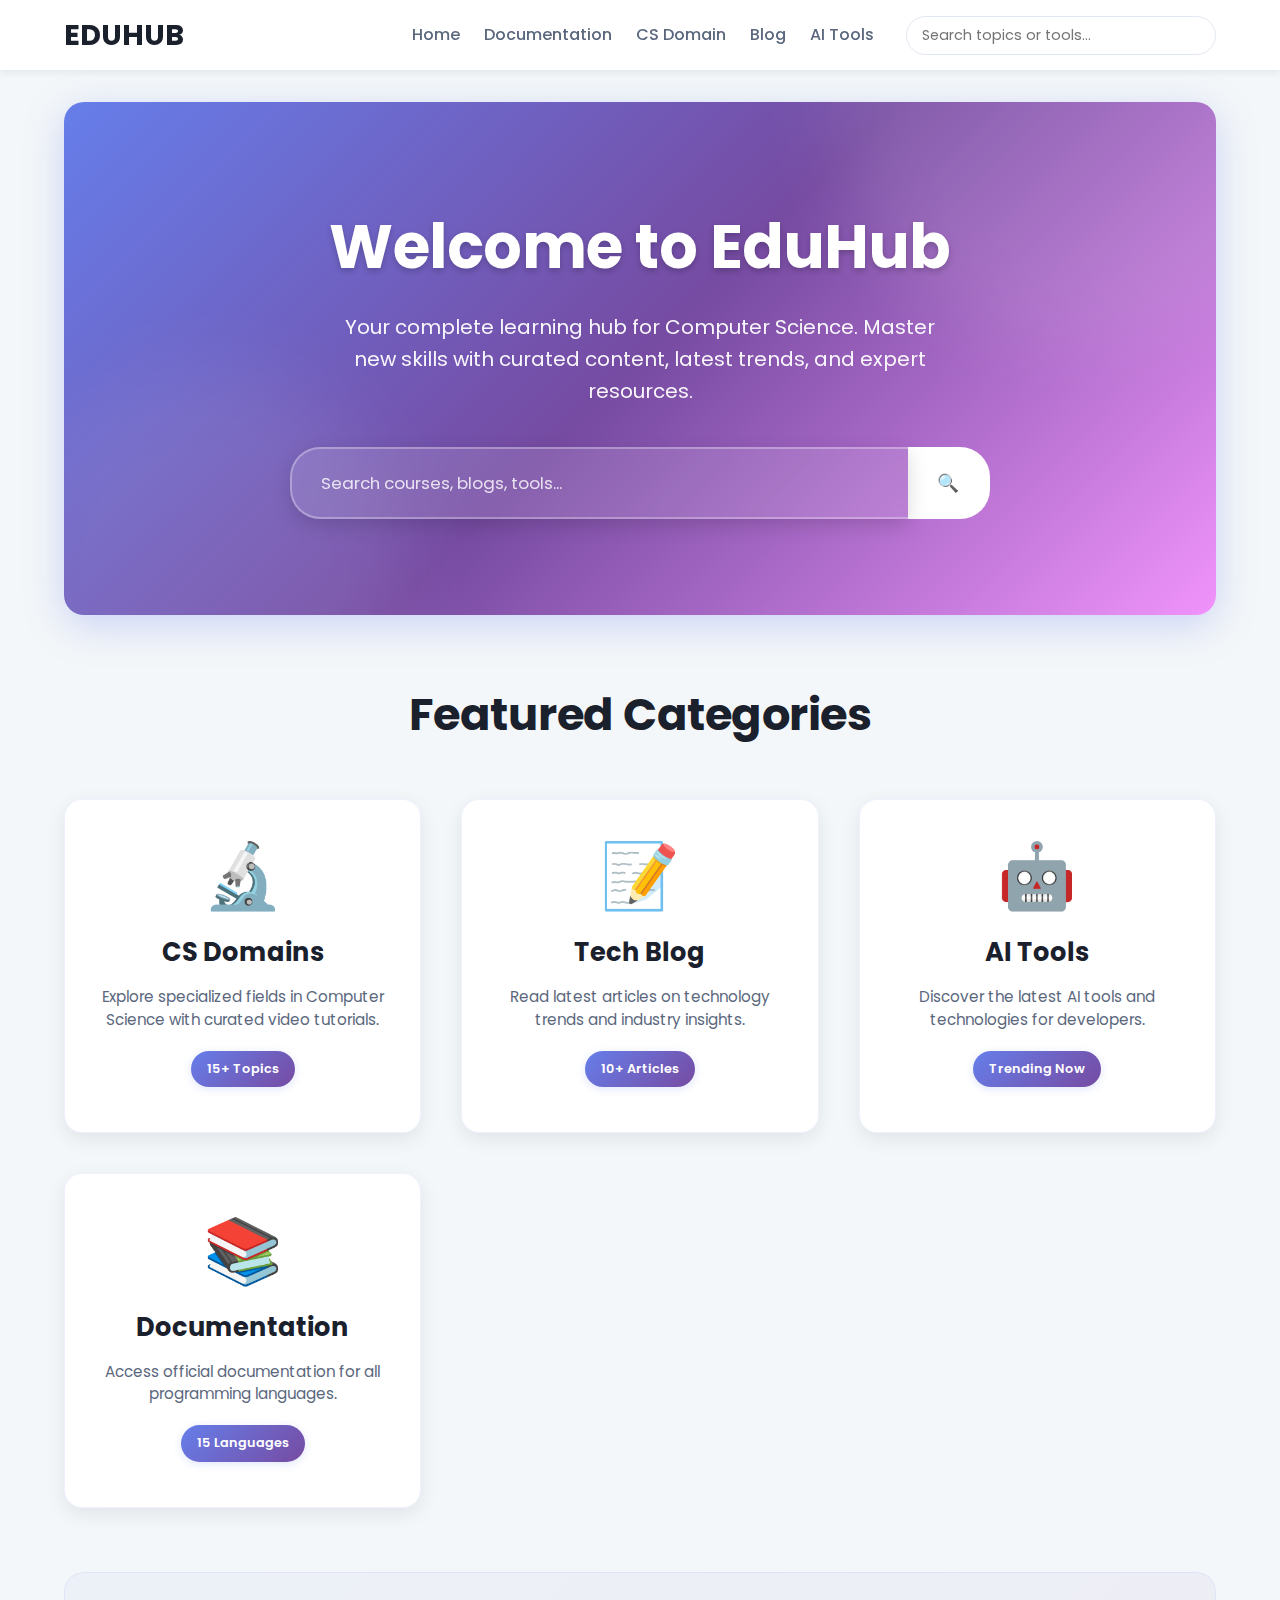
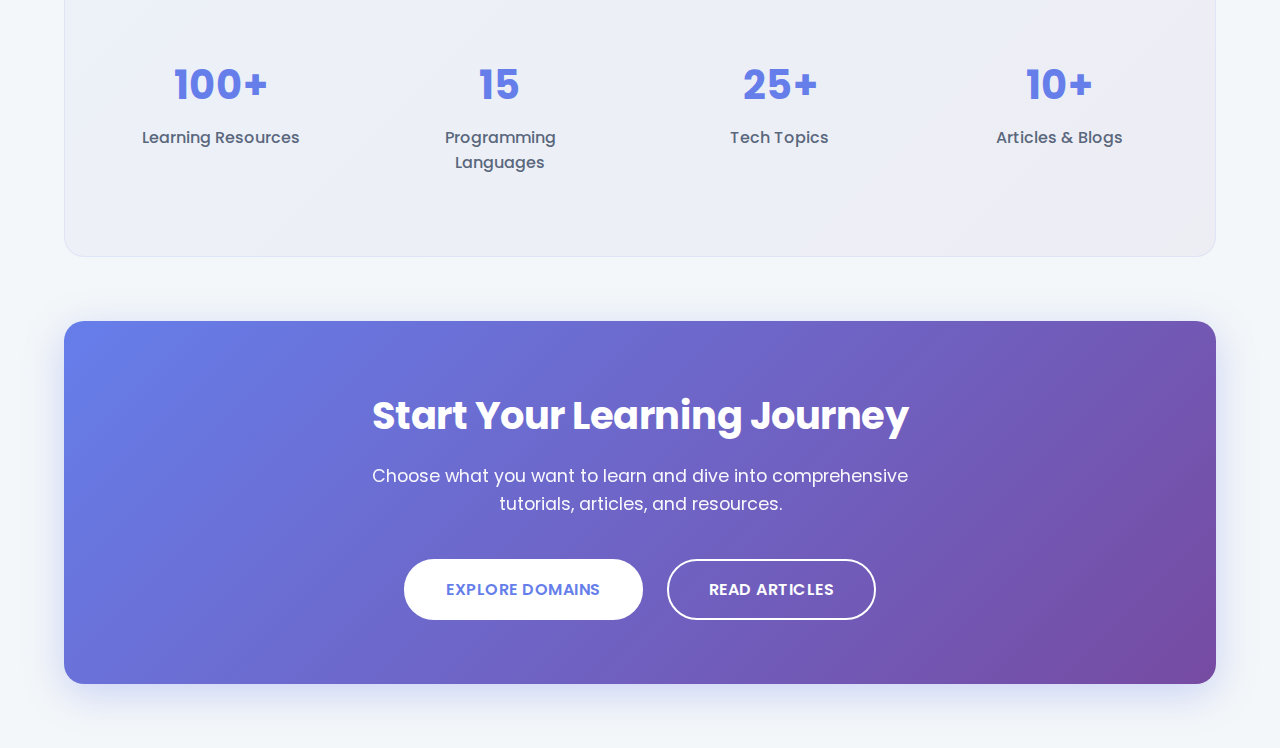
<file: index.html>
<!DOCTYPE html>
<html lang="en">
<head>
    <meta charset="UTF-8">
    <meta name="viewport" content="width=device-width, initial-scale=1.0">
    <title>EduHub - Your CS Study Companion</title>
    <link rel="stylesheet" href="style.css">
    <link rel="stylesheet" href="aittools.css">
    <link rel="stylesheet" href="docs.css">
    <link rel="stylesheet" href="domain.css">
    <link rel="stylesheet" href="blog.css">
    <link rel="preconnect" href="https://fonts.googleapis.com">
    <link rel="preconnect" href="https://fonts.gstatic.com" crossorigin>
    <link href="https://fonts.googleapis.com/css2?family=Poppins:wght@300;400;500;600;700&display=swap" rel="stylesheet">
</head>
<body>

    <header>
        <nav>
            <div class="nav-left">
                <a href="#" class="logo">EDUHUB</a>
            </div>
            <div class="nav-menu">
                <ul class="nav-links">
                    <li><a href="#" data-category="home" class="nav-link">Home</a></li>
                    <li><a href="#" data-category="documentation" class="nav-link">Documentation</a></li>
                    <li><a href="#" data-category="cs_domain" class="nav-link">CS Domain</a></li>
                    <li><a href="#" data-category="blog" class="nav-link">Blog</a></li>
                    <li><a href="#" data-category="tools" class="nav-link">AI Tools</a></li>
</ul>
                <div class="search-container">
                    <input type="text" id="searchInput" placeholder="Search topics or tools...">
                </div>
            </div>
            <div class="burger">
                <div class="line1"></div>
                <div class="line2"></div>
                <div class="line3"></div>
            </div>
        </nav>
    </header>

    <main>
        <div id="home-page" class="home-page">
            <div class="hero">
                <div class="hero-content">
                    <h1>Welcome to EduHub</h1>
                    <p>Your complete learning hub for Computer Science. Master new skills with curated content, latest trends, and expert resources.</p>
                    <div class="search-container-hero">
                        <input type="text" id="searchInputHero" placeholder="Search courses, blogs, tools...">
                        <button class="search-btn">
                            <span>🔍</span>
                        </button>
                    </div>
                </div>
            </div>

            <div class="featured-categories">
                <h2>Featured Categories</h2>
                <div class="category-grid">
                    <div class="category-card" data-category="cs_domain">
                        <div class="category-icon">🔬</div>
                        <h3>CS Domains</h3>
                        <p>Explore specialized fields in Computer Science with curated video tutorials.</p>
                        <span class="card-badge">15+ Topics</span>
                    </div>
                    <div class="category-card" data-category="blog">
                        <div class="category-icon">📝</div>
                        <h3>Tech Blog</h3>
                        <p>Read latest articles on technology trends and industry insights.</p>
                        <span class="card-badge">10+ Articles</span>
                    </div>
                    <div class="category-card" data-category="tools">
                        <div class="category-icon">🤖</div>
                        <h3>AI Tools</h3>
                        <p>Discover the latest AI tools and technologies for developers.</p>
                        <span class="card-badge">Trending Now</span>
                    </div>
                    
                    <div class="category-card" data-category="documentation">
                        <div class="category-icon">📚</div>
                        <h3>Documentation</h3>
                        <p>Access official documentation for all programming languages.</p>
                        <span class="card-badge">15 Languages</span>
                    </div>
                </div>
            </div>

            <div class="quick-stats">
                <div class="stat-item">
                    <h4>100+</h4>
                    <p>Learning Resources</p>
                </div>
                <div class="stat-item">
                    <h4>15</h4>
                    <p>Programming Languages</p>
                </div>
                <div class="stat-item">
                    <h4>25+</h4>
                    <p>Tech Topics</p>
                </div>
                <div class="stat-item">
                    <h4>10+</h4>
                    <p>Articles & Blogs</p>
                </div>
            </div>

            <div class="cta-section">
                <h2>Start Your Learning Journey</h2>
                <p>Choose what you want to learn and dive into comprehensive tutorials, articles, and resources.</p>
                <div class="cta-buttons">
                    <button class="cta-btn primary" data-category="cs_domain">Explore Domains</button>
                    <button class="cta-btn secondary" data-category="blog">Read Articles</button>
                </div>
            </div>
        </div>
        <!-- Documentation Section - Loaded from docs.html -->
        <div id="documentation-page" class="documentation-page" style="display: none;">
            
            <div class="language-tabs-wrapper">
                <button class="scroll-button scroll-left" id="scrollLeft" style="display: none;">
                    <span>&#10094;</span>
                </button>
                <div class="language-tabs" id="languageTabsContainer">
                    <button class="language-tab active" data-language="html">HTML</button>
                    <button class="language-tab" data-language="css">CSS</button>
                    <button class="language-tab" data-language="javascript">JavaScript</button>
                    <button class="language-tab" data-language="typescript">TypeScript</button>
                    <button class="language-tab" data-language="php">PHP</button>
                    <button class="language-tab" data-language="python">Python</button>
                    <button class="language-tab" data-language="java">Java</button>
                    <button class="language-tab" data-language="c">C</button>
                    <button class="language-tab" data-language="cpp">C++</button>
                    <button class="language-tab" data-language="csharp">C#</button>
                    <button class="language-tab" data-language="kotlin">Kotlin</button>
                    <button class="language-tab" data-language="swift">Swift</button>
                    <button class="language-tab" data-language="go">Go</button>
                    <button class="language-tab" data-language="rust">Rust</button>
                    <button class="language-tab" data-language="ruby">Ruby</button>
                </div>
                <button class="scroll-button scroll-right" id="scrollRight" style="display: none;">
                    <span>&#10095;</span>
                </button>
            </div>

            <div class="docs-resources">
                <!-- Resources will be dynamically loaded here -->
            </div>
        </div>

        <!-- CS Domain Section -->
        <div id="cs-domain-page" class="cs-domain-page" style="display: none;">
            <div class="domain-tabs-wrapper">
                <button class="scroll-button scroll-left-domain" id="scrollLeftDomain" style="display: none;">
                    <span>&#10094;</span>
                </button>
                <div class="domain-tabs" id="domainTabsContainer">
                    <!-- Tabs will be dynamically generated here -->
                </div>
                <button class="scroll-button scroll-right-domain" id="scrollRightDomain" style="display: none;">
                    <span>&#10095;</span>
                </button>
            </div>

            <div class="domain-videos-grid">
                <!-- Video cards will be dynamically loaded here -->
            </div>
        </div>

        <!-- Blog Section -->
        <div id="blog-page" class="blog-page" style="display: none;">
            <div class="blog-articles-grid">
                <!-- Blog articles will be dynamically loaded here -->
            </div>
        </div>

        

        <div id="content-grid" class="content-grid" style="display: none;">
            <!-- All resource cards will be dynamically inserted here by JavaScript -->
        </div>
    </main>
    <script src="aittools.js"></script>
    <script src="docs.js"></script>
    <script src="domain.js"></script>
    <script src="blog.js"></script>
    <script src="script.js"></script>
</body>
</html>
</file>
<file: style.css>
/* --- Global Styles & Variables --- */
:root {
    --primary-color: #4a90e2;
    --background-color: #f4f7f9;
    --card-background: #ffffff;
    --text-color: #333333;
    --heading-color: #1a202c;
    --subtle-text: #5a677d;
    --border-color: #e2e8f0;
    --shadow: 0 4px 6px rgba(0, 0, 0, 0.05);
    --shadow-hover: 0 7px 14px rgba(0, 0, 0, 0.07);
}

* {
    margin: 0;
    padding: 0;
    box-sizing: border-box;
}

body {
    font-family: 'Poppins', sans-serif;
    background-color: var(--background-color);
    color: var(--text-color);
    line-height: 1.6;
}

a {
    text-decoration: none;
    color: var(--primary-color);
    transition: color 0.3s ease;
}

a:hover {
    color: #357abd;
}

main {
    padding: 2rem 5%;
}

/* --- Header & Navigation --- */
header {
    background-color: var(--card-background);
    box-shadow: var(--shadow);
    padding: 0 5%;
    position: sticky;
    top: 0;
    z-index: 1000;
}

nav {
    display: flex;
    justify-content: space-between;
    align-items: center;
    height: 70px;
}

.nav-left {
    display: flex;
    align-items: center;
    gap: 1rem;
}

.home-icon {
    font-size: 1.5rem;
    color: var(--heading-color);
    text-decoration: none;
    transition: color 0.3s ease;
}

.home-icon:hover, .home-icon.active {
    color: var(--primary-color);
}

.logo {
    font-size: 1.8rem;
    font-weight: 700;
    color: var(--heading-color);
}

.nav-menu {
    display: flex;
    align-items: center;
    gap: 2rem;
}

.nav-links {
    list-style: none;
    display: flex;
    gap: 1.5rem;
}

.nav-link {
    font-weight: 500;
    color: var(--subtle-text);
    position: relative;
    padding: 5px 0;
}

.nav-link.active, .nav-link:hover {
    color: var(--primary-color);
}

.nav-link::after {
    content: '';
    position: absolute;
    bottom: 0;
    left: 0;
    width: 0;
    height: 2px;
    background-color: var(--primary-color);
    transition: width 0.3s ease;
}

.nav-link.active::after, .nav-link:hover::after {
    width: 100%;
}

.search-container input {
    border: 1px solid var(--border-color);
    border-radius: 20px;
    padding: 8px 15px;
    font-family: 'Poppins', sans-serif;
    font-size: 0.9rem;
    outline: none;
    transition: border-color 0.3s ease, box-shadow 0.3s ease;
}

.search-container input:focus {
    border-color: var(--primary-color);
    box-shadow: 0 0 0 2px rgba(74, 144, 226, 0.2);
}

.burger {
    display: none;
    cursor: pointer;
}

.burger div {
    width: 25px;
    height: 3px;
    background-color: var(--heading-color);
    margin: 5px;
    transition: all 0.3s ease;
}


/* --- Content Grid & Cards --- */
.content-grid {
    display: grid;
    grid-template-columns: repeat(auto-fill, minmax(320px, 1fr));
    gap: 1.5rem;
    margin-top: 1rem;
}

.card {
    background-color: var(--card-background);
    border-radius: 10px;
    box-shadow: var(--shadow);
    padding: 1.5rem;
    transition: transform 0.3s ease, box-shadow 0.3s ease;
    display: flex;
    flex-direction: column;
    min-height: 300px; /* Added min-height for uniformity */
}

.card:hover {
    transform: translateY(-5px);
    box-shadow: var(--shadow-hover);
}

.tool-logo {
    width: 80px;
    height: 80px;
    object-fit: contain;
    margin: 0 auto 1rem auto;
    display: block;
}

.card-category {
    font-size: 0.8rem;
    font-weight: 600;
    color: var(--primary-color);
    text-transform: uppercase;
    margin-bottom: 0.5rem;
}

.card-title {
    font-size: 1.5rem;
    font-weight: 600;
    color: var(--heading-color);
    margin-bottom: 1rem;
}

.resource-list {
    list-style: none;
    margin-top: auto; /* Pushes list to the bottom */
}

.resource-item {
    margin-top: 1rem;
}

.resource-item a {
    font-weight: 600;
}

.resource-item p {
    font-size: 0.9rem;
    color: var(--subtle-text);
    margin-top: 0.25rem;
}


/* --- Footer --- */
footer {
    text-align: center;
    padding: 2rem 0;
    margin-top: 2rem;
    color: var(--subtle-text);
    font-size: 0.9rem;
}

/* --- Home Page --- */
.home-page {
    text-align: center;
}

.hero {
    padding: 6rem 2rem;
    background: linear-gradient(135deg, #667eea 0%, #764ba2 50%, #f093fb 100%);
    border-radius: 20px;
    margin-bottom: 4rem;
    color: white;
    position: relative;
    overflow: hidden;
    box-shadow: 0 10px 40px rgba(102, 126, 234, 0.3);
}

.hero::before {
    content: '';
    position: absolute;
    top: -50%;
    right: -10%;
    width: 500px;
    height: 500px;
    background: rgba(255, 255, 255, 0.1);
    border-radius: 50%;
    filter: blur(40px);
}

.hero::after {
    content: '';
    position: absolute;
    bottom: -30%;
    left: -5%;
    width: 400px;
    height: 400px;
    background: rgba(255, 255, 255, 0.08);
    border-radius: 50%;
    filter: blur(40px);
}

.hero-content {
    position: relative;
    z-index: 1;
}

.hero h1 {
    font-size: 3.8rem;
    font-weight: 700;
    margin-bottom: 1rem;
    text-shadow: 0 3px 6px rgba(0,0,0,0.2);
    letter-spacing: -0.5px;
    animation: slideInDown 0.6s ease-out;
}

.hero p {
    font-size: 1.25rem;
    margin-bottom: 2.5rem;
    opacity: 0.95;
    max-width: 600px;
    margin-left: auto;
    margin-right: auto;
    animation: slideInUp 0.6s ease-out 0.1s both;
}

.search-container-hero {
    max-width: 700px;
    margin: 0 auto;
    position: relative;
    display: flex;
    gap: 0;
    animation: slideInUp 0.6s ease-out 0.2s both;
}

.search-container-hero input {
    flex: 1;
    padding: 1.3rem 1.8rem;
    border: 2px solid rgba(255, 255, 255, 0.3);
    border-right: none;
    border-radius: 30px 0 0 30px;
    font-size: 1.05rem;
    font-family: 'Poppins', sans-serif;
    outline: none;
    transition: all 0.3s ease;
    background-color: rgba(255, 255, 255, 0.12);
    backdrop-filter: blur(10px);
    color: white;
    box-shadow: 0 6px 20px rgba(0, 0, 0, 0.15);
}

.search-container-hero input::placeholder {
    color: rgba(255, 255, 255, 0.8);
}

.search-container-hero input:focus {
    border-color: rgba(255, 255, 255, 0.8);
    background-color: rgba(255, 255, 255, 0.18);
    box-shadow: 0 8px 25px rgba(0, 0, 0, 0.2);
}

.search-btn {
    padding: 0 1.8rem;
    background-color: white;
    color: #667eea;
    border: 2px solid white;
    border-left: none;
    border-radius: 0 30px 30px 0;
    cursor: pointer;
    font-size: 1.1rem;
    font-weight: 600;
    transition: all 0.3s ease;
    font-family: 'Poppins', sans-serif;
}

.search-btn:hover {
    background-color: #f0f4ff;
    box-shadow: 0 4px 12px rgba(255, 255, 255, 0.3);
}

.search-btn:active {
    transform: scale(0.98);
}

@keyframes slideInDown {
    from {
        opacity: 0;
        transform: translateY(-30px);
    }
    to {
        opacity: 1;
        transform: translateY(0);
    }
}

@keyframes slideInUp {
    from {
        opacity: 0;
        transform: translateY(30px);
    }
    to {
        opacity: 1;
        transform: translateY(0);
    }
}

.featured-categories {
    margin-bottom: 4rem;
}

.featured-categories h2 {
    font-size: 2.8rem;
    font-weight: 700;
    color: var(--heading-color);
    margin-bottom: 3rem;
    letter-spacing: -0.5px;
}

.category-grid {
    display: grid;
    grid-template-columns: repeat(auto-fit, minmax(270px, 1fr));
    gap: 2.5rem;
}

.category-card {
    background-color: var(--card-background);
    border-radius: 18px;
    padding: 2.8rem 2rem;
    box-shadow: 0 6px 20px rgba(0, 0, 0, 0.08);
    cursor: pointer;
    transition: all 0.3s cubic-bezier(0.4, 0, 0.2, 1);
    text-align: center;
    border: 1px solid rgba(102, 126, 234, 0.1);
    position: relative;
    overflow: hidden;
}

.category-card::before {
    content: '';
    position: absolute;
    top: 0;
    left: -100%;
    width: 100%;
    height: 4px;
    background: linear-gradient(90deg, #667eea 0%, #764ba2 100%);
    transition: left 0.3s ease;
}

.category-card:hover {
    transform: translateY(-12px);
    box-shadow: 0 15px 40px rgba(102, 126, 234, 0.2);
    border-color: #667eea;
}

.category-card:hover::before {
    left: 0;
}

.category-icon {
    font-size: 4rem;
    margin-bottom: 1.5rem;
    line-height: 1;
    display: block;
    transition: transform 0.3s ease;
}

.category-card:hover .category-icon {
    transform: scale(1.15) rotate(-5deg);
}

.category-card h3 {
    font-size: 1.6rem;
    font-weight: 700;
    color: var(--heading-color);
    margin-bottom: 0.8rem;
}

.category-card p {
    color: var(--subtle-text);
    font-size: 0.95rem;
    margin-bottom: 1.2rem;
    line-height: 1.5;
}

.card-badge {
    display: inline-block;
    background: linear-gradient(135deg, #667eea 0%, #764ba2 100%);
    color: white;
    padding: 0.5rem 1rem;
    border-radius: 20px;
    font-size: 0.8rem;
    font-weight: 600;
    box-shadow: 0 2px 8px rgba(102, 126, 234, 0.2);
}

/* Quick Stats Section */
.quick-stats {
    display: grid;
    grid-template-columns: repeat(auto-fit, minmax(200px, 1fr));
    gap: 2rem;
    margin-bottom: 4rem;
    padding: 3rem 2rem;
    background: linear-gradient(135deg, rgba(102, 126, 234, 0.05) 0%, rgba(118, 75, 162, 0.05) 100%);
    border-radius: 20px;
    border: 1px solid rgba(102, 126, 234, 0.1);
}

.stat-item {
    text-align: center;
    padding: 2rem 1.5rem;
}

.stat-item h4 {
    font-size: 2.5rem;
    font-weight: 700;
    color: #667eea;
    margin-bottom: 0.5rem;
}

.stat-item p {
    color: var(--subtle-text);
    font-size: 1rem;
    font-weight: 500;
}

/* Call-to-Action Section */
.cta-section {
    background: linear-gradient(135deg, #667eea 0%, #764ba2 100%);
    border-radius: 20px;
    padding: 4rem 2rem;
    color: white;
    text-align: center;
    box-shadow: 0 10px 40px rgba(102, 126, 234, 0.3);
    margin-bottom: 2rem;
}

.cta-section h2 {
    font-size: 2.4rem;
    font-weight: 700;
    margin-bottom: 1rem;
    letter-spacing: -0.5px;
}

.cta-section p {
    font-size: 1.1rem;
    opacity: 0.95;
    margin-bottom: 2.5rem;
    max-width: 600px;
    margin-left: auto;
    margin-right: auto;
}

.cta-buttons {
    display: flex;
    gap: 1.5rem;
    justify-content: center;
    flex-wrap: wrap;
}

.cta-btn {
    padding: 1rem 2.5rem;
    border: 2px solid white;
    border-radius: 30px;
    font-size: 1rem;
    font-weight: 600;
    cursor: pointer;
    transition: all 0.3s ease;
    font-family: 'Poppins', sans-serif;
    text-transform: uppercase;
    letter-spacing: 0.5px;
}

.cta-btn.primary {
    background-color: white;
    color: #667eea;
}

.cta-btn.primary:hover {
    background-color: #f0f4ff;
    transform: translateY(-2px);
    box-shadow: 0 6px 20px rgba(0, 0, 0, 0.2);
}

.cta-btn.secondary {
    background-color: transparent;
    color: white;
}

.cta-btn.secondary:hover {
    background-color: rgba(255, 255, 255, 0.1);
    transform: translateY(-2px);
    box-shadow: 0 6px 20px rgba(0, 0, 0, 0.2);
}

.cta-btn:active {
    transform: scale(0.98);
}

/* --- Language Listing Page --- */
.language-grid {
    display: grid;
    grid-template-columns: repeat(auto-fill, minmax(200px, 1fr));
    gap: 1.5rem;
}

.language-card {
    background-color: var(--card-background);
    border-radius: 10px;
    padding: 2rem;
    box-shadow: var(--shadow);
    cursor: pointer;
    transition: transform 0.3s ease, box-shadow 0.3s ease;
    text-align: center;
    font-size: 1.2rem;
    font-weight: 600;
    color: var(--heading-color);
}

.language-card:hover {
    transform: translateY(-5px);
    box-shadow: var(--shadow-hover);
    color: var(--primary-color);
}

/* --- Language Detail Page --- */
.language-detail-page {
    padding: 2rem 0;
}

.ld-header {
    display: flex;
    align-items: center;
    justify-content: space-between;
    margin-bottom: 2rem;
}

.ld-header h1 {
    font-size: 3rem;
    font-weight: 700;
    color: var(--heading-color);
}

.back-btn {
    display: inline-flex;
    align-items: center;
    gap: 0.5rem;
    background-color: var(--primary-color);
    color: white;
    padding: 0.8rem 1.5rem;
    border-radius: 20px;
    font-weight: 500;
    transition: background-color 0.3s ease;
}

.back-btn:hover {
    background-color: #357abd;
    color: white;
}

.ld-grid {
    display: grid;
    grid-template-columns: repeat(auto-fit, minmax(300px, 1fr));
    gap: 2rem;
}

.ld-section {
    background-color: var(--card-background);
    border-radius: 10px;
    padding: 2rem;
    box-shadow: var(--shadow);
}

.ld-section h2 {
    font-size: 1.8rem;
    font-weight: 600;
    color: var(--heading-color);
    margin-bottom: 1.5rem;
    border-bottom: 2px solid var(--primary-color);
    padding-bottom: 0.5rem;
}



/* --- Responsive Design --- */
@media screen and (max-width: 1024px) {
    .nav-menu {
        position: fixed;
        right: -100%;
        top: 70px;
        background-color: var(--card-background);
        width: 50%;
        height: calc(100vh - 70px);
        flex-direction: column;
        align-items: center;
        justify-content: flex-start;
        padding-top: 3rem;
        transition: right 0.4s ease-in-out;
        box-shadow: -5px 0 15px rgba(0,0,0,0.1);
    }
    
    .nav-menu.nav-active {
        right: 0;
    }

    .nav-links {
        flex-direction: column;
        align-items: center;
        gap: 2rem;
    }

    .search-container {
        margin-top: 2rem;
        width: 80%;
    }

    .search-container input {
        width: 100%;
    }

    .burger {
        display: block;
    }

    .hero h1 {
        font-size: 3rem;
    }

    .hero p {
        font-size: 1.2rem;
    }

    .featured-categories h2 {
        font-size: 2rem;
    }
}

/* Burger Animation */
.toggle .line1 {
    transform: rotate(-45deg) translate(-5px, 6px);
}
.toggle .line2 {
    opacity: 0;
}
.toggle .line3 {
    transform: rotate(45deg) translate(-5px, -6px);
}

@media screen and (max-width: 768px) {
    main {
        padding: 1.5rem 4%;
    }
    
    .nav-menu {
        width: 70%;
    }

    .hero {
        padding: 4rem 1rem;
    }

    .hero h1 {
        font-size: 2.5rem;
    }

    .hero p {
        font-size: 1.1rem;
    }

    .search-container-hero input {
        padding: 1rem;
        font-size: 1rem;
    }

    .featured-categories h2 {
        font-size: 1.8rem;
    }

    .category-grid {
        gap: 1.5rem;
    }

    .category-card {
        padding: 2rem;
    }

    .category-icon {
        font-size: 3rem;
    }

    .category-card h3 {
        font-size: 1.4rem;
    }

    .content-grid {
        grid-template-columns: 1fr;
    }
}

@media screen and (max-width: 480px) {
    .logo {
        font-size: 1.5rem;
    }
    
    .hero {
        padding: 3rem 1rem;
    }

    .hero h1 {
        font-size: 2rem;
    }

    .hero p {
        font-size: 1rem;
    }

    .featured-categories h2 {
        font-size: 1.5rem;
    }

    .category-icon {
        font-size: 2.5rem;
    }

    .category-card h3 {
        font-size: 1.2rem;
    }
}
</file>
<file: aittools.css>
/* --- AI Tools Section Styles --- */
.tool-logo {
    width: 80px;
    height: 80px;
    object-fit: contain;
    margin: 0 auto 1rem auto;
    display: block;
}
</file>
<file: docs.css>
/* Documentation Page */
.documentation-page {
    padding: 0;
    max-width: 100%;
    margin: 0;
    width: 100%;
}

.docs-header {
    display: none;
}

.docs-header h1 {
    font-size: 2.5rem;
    color: #333;
    margin-bottom: 10px;
}

.docs-header p {
    font-size: 1.1rem;
    color: #666;
}

/* Language Tabs Wrapper */
.language-tabs-wrapper {
    display: flex;
    align-items: center;
    gap: 0;
    margin: 0;
    padding: 0;
    border-bottom: 2px solid #e0e0e0;
    position: sticky;
    top: 70px;
    background: white;
    z-index: 10;
    box-shadow: 0 2px 5px rgba(0, 0, 0, 0.05);
    width: 100%;
    overflow: hidden;
}

/* Language Tabs Container */
.language-tabs {
    display: flex;
    gap: 10px;
    padding: 15px 20px;
    background: white;
    overflow-x: auto;
    overflow-y: hidden;
    scroll-behavior: smooth;
    flex: 1;
    min-width: 0;
    justify-content: flex-start;
}

/* Hide scrollbar for custom scrolling */
.language-tabs::-webkit-scrollbar {
    height: 0;
}

.language-tabs::-webkit-scrollbar-track {
    background: transparent;
}

.language-tabs::-webkit-scrollbar-thumb {
    background: transparent;
}

.language-tab {
    padding: 10px 20px;
    border: 2px solid #ddd;
    background: white;
    border-radius: 5px;
    cursor: pointer;
    font-size: 1rem;
    font-weight: 500;
    color: #333;
    transition: all 0.3s ease;
    white-space: nowrap;
    flex-shrink: 0;
}

.language-tab:hover {
    border-color: #007bff;
    color: #007bff;
    transform: translateY(-2px);
}

.language-tab.active {
    background: #007bff;
    color: white;
    border-color: #007bff;
}

/* Scroll Buttons */
.scroll-button {
    padding: 10px 15px;
    background: #007bff;
    color: white;
    border: none;
    border-radius: 4px;
    cursor: pointer;
    font-size: 18px;
    transition: all 0.3s ease;
    margin: 15px 5px;
    flex-shrink: 0;
    display: flex;
    align-items: center;
    justify-content: center;
    min-width: 45px;
    height: 45px;
}

.scroll-button:hover {
    background: #0056b3;
    transform: scale(1.05);
}

.scroll-button:active {
    transform: scale(0.95);
}

.scroll-button span {
    line-height: 1;
}

/* Documentation Resources */
.docs-resources {
    display: grid;
    grid-template-columns: repeat(auto-fill, minmax(300px, 1fr));
    gap: 20px;
    padding: 40px 20px;
    max-width: 1200px;
    margin: 0 auto;
}

.docs-resource-card {
    background: white;
    border: 1px solid #ddd;
    border-radius: 8px;
    padding: 20px;
    box-shadow: 0 2px 8px rgba(0, 0, 0, 0.1);
    transition: all 0.3s ease;
}

.docs-resource-card:hover {
    transform: translateY(-5px);
    box-shadow: 0 5px 15px rgba(0, 0, 0, 0.15);
    border-color: #007bff;
}

.docs-resource-card h3 {
    color: #007bff;
    margin-bottom: 10px;
    font-size: 1.2rem;
}

.docs-resource-card p {
    color: #666;
    margin-bottom: 15px;
    line-height: 1.5;
    font-size: 0.95rem;
}

.docs-resource-card a {
    display: inline-block;
    padding: 8px 16px;
    background: #007bff;
    color: white;
    text-decoration: none;
    border-radius: 5px;
    transition: background 0.3s ease;
    font-weight: 500;
}

.docs-resource-card a:hover {
    background: #0056b3;
}

/* 🔥 Fullscreen documentation mode */
.docs-fullscreen main {
    padding: 0 !important;
    margin: 0 !important;
    max-width: none !important;
}

/* Documentation page wrapper */
.doc-page {
    width: 100%;
    margin: 0;
    padding: 0;
}

/* Toolbar */
/* =========================
   Sexy Documentation Toolbar
   ========================= */

.doc-sub-nav {
    position: sticky;
    top: 70px;
    z-index: 300;

    display: flex;
    align-items: center;
    gap: 8px;

    height: 60px;
    padding: 0 16px;

    background: linear-gradient(
        to bottom,
        #ffffff,
        #fafafa
    );

    border-bottom: 1px solid #e5e7eb;
    box-shadow: 0 2px 6px rgba(0,0,0,0.04);

    overflow-x: auto;
}

/* Hide ugly scrollbar */
.doc-sub-nav::-webkit-scrollbar {
    height: 4px;
}
.doc-sub-nav::-webkit-scrollbar-thumb {
    background: #d1d5db;
    border-radius: 10px;
}


/* =========================
   Documentation Links (BOTTOM ONLY)
   ========================= */

/* Container padding */
.doc-links-area {
    padding: 24px 32px;
}

/* Vertical list */
.doc-links-grid {
    display: flex;
    flex-direction: column;
    gap: 12px;
}

/* Each documentation link (light box, full width) */
.doc-card {
    width: 100%;
    padding: 14px 18px;

    background-color: #ffffff;
    border: 1px solid #e5e7eb;
    border-radius: 6px;

    text-decoration: none;
    cursor: pointer;

    transition:
        border-color 0.2s ease,
        background-color 0.2s ease;
}

/* Hover effect – subtle */
.doc-card:hover {
    border-color: var(--primary-color);
    background-color: #f9fafb;
}

/* Link name ONLY (no URL visible) */
.doc-link-name {
    font-size: 15px;
    font-weight: 500;
    color: var(--primary-color);

    text-decoration: underline;
}
</file>
<file: domain.css>
/* CS Domain Page */
.cs-domain-page {
    padding: 0;
    max-width: 100%;
    margin: 0;
    width: 100%;
    background: linear-gradient(135deg, #667eea 0%, #764ba2 100%);
    min-height: 100vh;
}

/* Domain Tabs Wrapper */
.domain-tabs-wrapper {
    display: flex;
    align-items: center;
    gap: 0;
    margin: 0;
    padding: 0;
    border-bottom: 3px solid rgba(255, 255, 255, 0.3);
    position: sticky;
    top: 70px;
    background: linear-gradient(90deg, rgba(255,255,255,0.95) 0%, rgba(240,244,255,0.95) 100%);
    z-index: 10;
    box-shadow: 0 6px 20px rgba(0, 0, 0, 0.15);
    width: 100%;
    overflow: hidden;
    backdrop-filter: blur(10px);
}

/* Domain Tabs Container */
.domain-tabs {
    display: flex;
    gap: 10px;
    padding: 15px 20px;
    background: transparent;
    overflow-x: auto;
    overflow-y: hidden;
    scroll-behavior: smooth;
    flex: 1;
    min-width: 0;
    justify-content: flex-start;
}

/* Hide scrollbar for custom scrolling */
.domain-tabs::-webkit-scrollbar {
    height: 0;
}

.domain-tabs::-webkit-scrollbar-track {
    background: transparent;
}

.domain-tabs::-webkit-scrollbar-thumb {
    background: transparent;
}

.domain-tab {
    padding: 10px 20px;
    border: 2px solid rgba(102, 126, 234, 0.3);
    background: white;
    border-radius: 8px;
    cursor: pointer;
    font-size: 1rem;
    font-weight: 600;
    color: #555;
    transition: all 0.3s cubic-bezier(0.4, 0, 0.2, 1);
    white-space: nowrap;
    flex-shrink: 0;
    box-shadow: 0 2px 8px rgba(0, 0, 0, 0.05);
}

.domain-tab:hover {
    border-color: #667eea;
    color: #667eea;
    background: #f0f4ff;
    transform: translateY(-3px);
    box-shadow: 0 4px 12px rgba(102, 126, 234, 0.2);
}

.domain-tab.active {
    background: linear-gradient(135deg, #667eea 0%, #764ba2 100%);
    color: white;
    border-color: transparent;
    box-shadow: 0 6px 20px rgba(102, 126, 234, 0.35);
    transform: translateY(-2px);
}

/* Scroll Buttons */
.scroll-left-domain,
.scroll-right-domain {
    padding: 10px 15px;
    background: linear-gradient(135deg, #667eea 0%, #764ba2 100%);
    color: white;
    border: none;
    border-radius: 8px;
    cursor: pointer;
    font-size: 18px;
    transition: all 0.3s cubic-bezier(0.4, 0, 0.2, 1);
    margin: 15px 8px;
    flex-shrink: 0;
    display: flex;
    align-items: center;
    justify-content: center;
    min-width: 45px;
    height: 45px;
    box-shadow: 0 4px 15px rgba(102, 126, 234, 0.3);
}

.scroll-left-domain:hover,
.scroll-right-domain:hover {
    background: linear-gradient(135deg, #764ba2 0%, #667eea 100%);
    transform: scale(1.1) translateY(-2px);
    box-shadow: 0 6px 20px rgba(102, 126, 234, 0.4);
}

.scroll-left-domain:active,
.scroll-right-domain:active {
    transform: scale(0.95);
}

.scroll-left-domain span,
.scroll-right-domain span {
    line-height: 1;
}

/* Domain Videos Grid */
.domain-videos-grid {
    display: grid;
    grid-template-columns: repeat(auto-fill, minmax(380px, 1fr));
    gap: 35px;
    padding: 50px 20px;
    max-width: 1400px;
    margin: 0 auto;
}

.domain-video-card {
    background: white;
    border-radius: 16px;
    overflow: hidden;
    box-shadow: 0 4px 15px rgba(0, 0, 0, 0.1);
    transition: all 0.3s cubic-bezier(0.4, 0, 0.2, 1);
    display: flex;
    flex-direction: column;
    border: 1px solid rgba(102, 126, 234, 0.1);
    position: relative;
}

.domain-video-card::before {
    content: '';
    position: absolute;
    top: 0;
    left: 0;
    right: 0;
    height: 4px;
    background: linear-gradient(90deg, #667eea 0%, #764ba2 100%);
    transform: scaleX(0);
    transform-origin: left;
    transition: transform 0.3s cubic-bezier(0.4, 0, 0.2, 1);
    z-index: 1;
}

.domain-video-card:hover {
    transform: translateY(-10px);
    box-shadow: 0 12px 35px rgba(102, 126, 234, 0.25);
    border-color: #667eea;
}

.domain-video-card:hover::before {
    transform: scaleX(1);
}

.video-iframe-container {
    position: relative;
    width: 100%;
    padding-bottom: 56.25%; /* 16:9 aspect ratio */
    height: 0;
    overflow: hidden;
    background: #f0f0f0;
    border-radius: 12px 12px 0 0;
}

.video-iframe-container iframe {
    position: absolute;
    top: 0;
    left: 0;
    width: 100%;
    height: 100%;
    border: none;
    display: block;
    background: white;
}

.domain-video-info {
    padding: 20px;
    flex-grow: 1;
    display: flex;
    flex-direction: column;
}

.domain-video-title {
    font-size: 1.2rem;
    font-weight: 600;
    color: #333;
    margin-bottom: 8px;
    line-height: 1.4;
}

.domain-video-category {
    display: inline-block;
    background: linear-gradient(135deg, #667eea 0%, #764ba2 100%);
    color: white;
    padding: 6px 14px;
    border-radius: 20px;
    font-size: 0.85rem;
    font-weight: 600;
    margin-bottom: 12px;
    width: fit-content;
    box-shadow: 0 2px 8px rgba(102, 126, 234, 0.25);
    letter-spacing: 0.3px;
}

/* Responsive Design */
@media (max-width: 1024px) {
    .domain-videos-grid {
        grid-template-columns: repeat(auto-fill, minmax(320px, 1fr));
        gap: 20px;
        padding: 30px 15px;
    }

    .cs-domain-header h1 {
        font-size: 2rem;
    }
}

@media (max-width: 768px) {
    .domain-videos-grid {
        grid-template-columns: repeat(auto-fill, minmax(250px, 1fr));
        gap: 15px;
        padding: 20px 10px;
    }

    .domain-tab {
        padding: 8px 15px;
        font-size: 0.9rem;
    }

    .cs-domain-header h1 {
        font-size: 1.8rem;
    }

    .cs-domain-header p {
        font-size: 1rem;
    }
}

@media (max-width: 480px) {
    .domain-videos-grid {
        grid-template-columns: 1fr;
    }

    .cs-domain-header {
        padding: 30px 15px;
    }

    .domain-tab {
        padding: 8px 12px;
        font-size: 0.85rem;
    }
}
</file>
<file: blog.css>
/* Blog Page Styles - Modern Minimal Design */
.blog-page {
    padding: 0;
    max-width: 100%;
    margin: 0;
    width: 100%;
    background: #f8f9fa;
}

/* Blog Articles Grid */
.blog-articles-grid {
    display: grid;
    grid-template-columns: repeat(auto-fill, minmax(340px, 1fr));
    gap: 28px;
    padding: 50px 20px;
    max-width: 1450px;
    margin: 0 auto;
}

.blog-article-card {
    background: white;
    border-radius: 16px;
    overflow: hidden;
    box-shadow: 0 2px 8px rgba(0, 0, 0, 0.08);
    transition: all 0.4s cubic-bezier(0.4, 0, 0.2, 1);
    display: flex;
    flex-direction: column;
    height: 100%;
    border: 1px solid #f1f5f9;
}

.blog-article-card:hover {
    transform: translateY(-10px);
    box-shadow: 0 20px 40px rgba(0, 0, 0, 0.12);
    border-color: #e2e8f0;
}

.blog-article-image {
    position: relative;
    width: 100%;
    height: 220px;
    overflow: hidden;
    background: linear-gradient(135deg, #e0e7ff 0%, #f3e8ff 100%);
}

.blog-article-image img {
    width: 100%;
    height: 100%;
    object-fit: cover;
    transition: transform 0.5s ease;
}

.blog-article-card:hover .blog-article-image img {
    transform: scale(1.08) rotate(1deg);
}

.blog-category-badge {
    position: absolute;
    top: 12px;
    right: 12px;
    background: rgba(15, 23, 42, 0.9);
    color: white;
    padding: 6px 14px;
    border-radius: 8px;
    font-size: 0.8rem;
    font-weight: 700;
    text-transform: uppercase;
    letter-spacing: 0.5px;
    backdrop-filter: blur(10px);
}

.blog-article-content {
    padding: 28px;
    flex-grow: 1;
    display: flex;
    flex-direction: column;
}

.blog-article-meta {
    display: flex;
    gap: 18px;
    margin-bottom: 15px;
    font-size: 0.85rem;
    color: #64748b;
    flex-wrap: wrap;
}

.blog-date,
.blog-read-time {
    display: flex;
    align-items: center;
    font-weight: 500;
}

.blog-date::before {
    content: '📅';
    margin-right: 6px;
    font-size: 1rem;
}

.blog-read-time::before {
    content: '⏱️';
    margin-right: 6px;
    font-size: 1rem;
}

.blog-article-title {
    font-size: 1.35rem;
    font-weight: 700;
    color: #0f172a;
    margin-bottom: 12px;
    line-height: 1.5;
    transition: color 0.3s ease;
}

.blog-article-card:hover .blog-article-title {
    color: #475569;
}

.blog-article-excerpt {
    color: #64748b;
    font-size: 0.95rem;
    line-height: 1.7;
    margin-bottom: 20px;
    flex-grow: 1;
    font-weight: 400;
}

.blog-read-more {
    color: #0f172a;
    font-weight: 700;
    text-decoration: none;
    display: inline-flex;
    align-items: center;
    gap: 8px;
    transition: all 0.3s ease;
    align-self: flex-start;
    padding: 8px 0;
    border-bottom: 2px solid #e2e8f0;
}

.blog-read-more:hover {
    color: #475569;
    border-bottom-color: #475569;
    transform: translateX(4px);
}

/* Empty State */
.blog-articles-grid > p {
    grid-column: 1 / -1;
    text-align: center;
    padding: 60px 20px !important;
    color: #94a3b8;
    font-size: 1.1rem;
}

/* Responsive Design */
@media (max-width: 1200px) {
    .blog-articles-grid {
        grid-template-columns: repeat(auto-fill, minmax(300px, 1fr));
        gap: 24px;
        padding: 40px 15px;
    }

    .blog-header h1 {
        font-size: 2.5rem;
    }
}

@media (max-width: 768px) {
    .blog-articles-grid {
        grid-template-columns: repeat(auto-fill, minmax(260px, 1fr));
        gap: 18px;
        padding: 30px 12px;
    }

    .blog-header {
        padding: 60px 20px;
    }

    .blog-header h1 {
        font-size: 2rem;
    }

    .blog-header p {
        font-size: 1rem;
    }

    .blog-filters {
        padding: 30px 15px;
    }

    .blog-article-image {
        height: 200px;
    }

    .blog-article-content {
        padding: 20px;
    }

    .blog-article-title {
        font-size: 1.15rem;
    }
}

@media (max-width: 480px) {
    .blog-articles-grid {
        grid-template-columns: 1fr;
        gap: 16px;
        padding: 20px 10px;
    }

    .blog-header {
        padding: 50px 15px;
    }

    .blog-header h1 {
        font-size: 1.7rem;
    }

    .blog-filters {
        padding: 20px 12px;
    }

    .blog-search input {
        padding: 12px 40px 12px 16px;
        font-size: 0.95rem;
    }

    .blog-article-image {
        height: 180px;
    }

    .blog-article-content {
        padding: 18px;
    }

    .blog-article-title {
        font-size: 1.1rem;
    }

    .blog-article-excerpt {
        font-size: 0.9rem;
        margin-bottom: 15px;
    }

    .blog-article-meta {
        gap: 12px;
        font-size: 0.8rem;
    }
}
</file>
